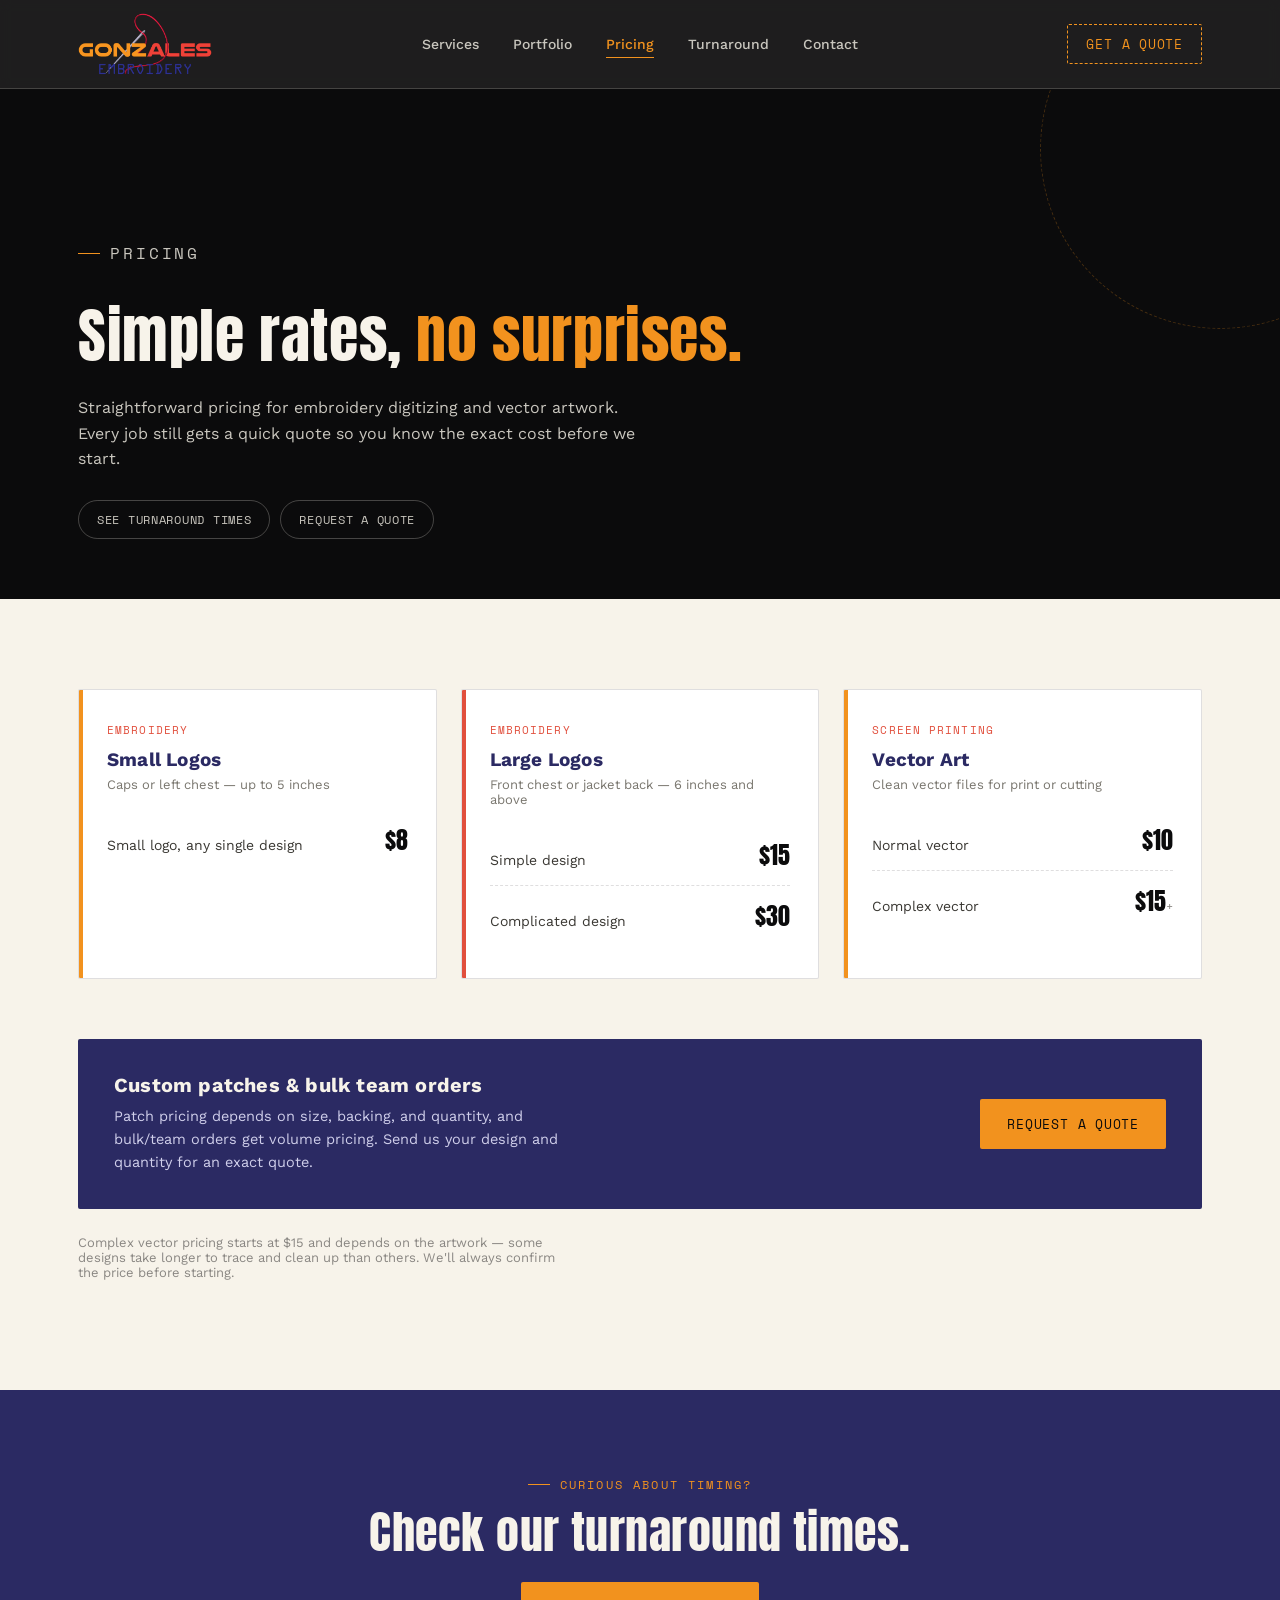
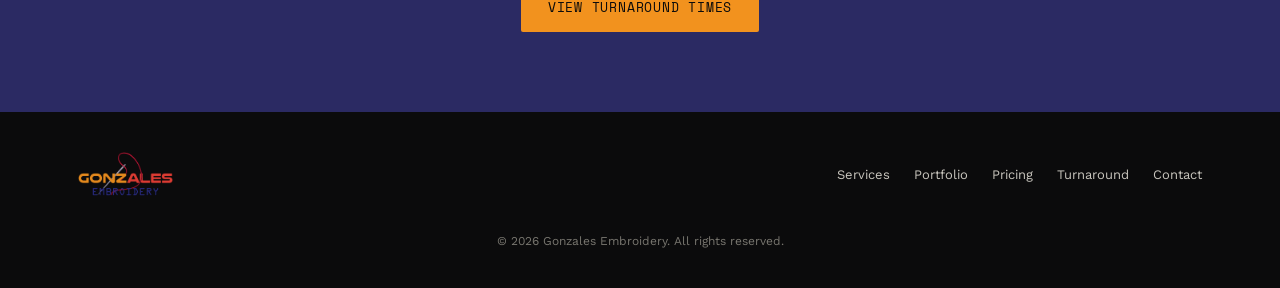
<file: pricing.html>
<!DOCTYPE html>
<html lang="en">
<head>
<meta charset="UTF-8">
<meta name="viewport" content="width=device-width, initial-scale=1.0">
<title>Pricing — Gonzales Embroidery</title>
<meta name="description" content="Gonzales Embroidery pricing: embroidery, digitizing, and vector art rates for caps, apparel, and jackets.">
<link rel="icon" type="image/png" href="assets/img/favicon-256.png">
<link rel="preconnect" href="https://fonts.googleapis.com">
<link rel="preconnect" href="https://fonts.gstatic.com" crossorigin>
<link href="https://fonts.googleapis.com/css2?family=Anton&family=Space+Mono:wght@400;700&family=Work+Sans:wght@400;500;600;700&display=swap" rel="stylesheet">
<link rel="stylesheet" href="assets/css/style.css">
</head>
<body>

<!-- ============ HEADER ============ -->
<header class="site-header" id="top">
  <div class="wrap header-inner">
    <a href="index.html" class="brand">
      <img src="assets/img/logo-transparent.png" alt="Gonzales Embroidery" class="brand-logo">
    </a>

    <nav class="main-nav" id="mainNav">
      <a href="index.html#services">Services</a>
      <a href="portfolio.html">Portfolio</a>
      <a href="pricing.html" aria-current="page">Pricing</a>
      <a href="turnaround.html">Turnaround</a>
      <a href="index.html#contact">Contact</a>
    </nav>

    <a class="btn btn-tag header-cta" href="index.html#contact">Get a Quote</a>

    <button class="nav-toggle" id="navToggle" aria-label="Toggle menu" aria-expanded="false">
      <span></span><span></span><span></span>
    </button>
  </div>
</header>

<!-- ============ PAGE HERO ============ -->
<section class="page-hero">
  <div class="wrap">
    <p class="eyebrow">Pricing</p>
    <h1>Simple rates, <span>no surprises.</span></h1>
    <p>Straightforward pricing for embroidery digitizing and vector artwork. Every job still gets
      a quick quote so you know the exact cost before we start.</p>
    <nav class="jump-nav">
      <a href="turnaround.html">See Turnaround Times</a>
      <a href="index.html#contact">Request a Quote</a>
    </nav>
  </div>
</section>

<!-- ============ PRICING ============ -->
<section class="pricing">
  <div class="wrap">

    <div class="pricing-grid">

      <div class="price-card">
        <p class="price-eyebrow">Embroidery</p>
        <h3>Small Logos</h3>
        <p class="price-note">Caps or left chest — up to 5 inches</p>
        <div class="price-row">
          <span class="price-label">Small logo, any single design</span>
          <span class="price-amount">$8</span>
        </div>
      </div>

      <div class="price-card accent">
        <p class="price-eyebrow">Embroidery</p>
        <h3>Large Logos</h3>
        <p class="price-note">Front chest or jacket back — 6 inches and above</p>
        <div class="price-row">
          <span class="price-label">Simple design</span>
          <span class="price-amount">$15</span>
        </div>
        <div class="price-row">
          <span class="price-label">Complicated design</span>
          <span class="price-amount">$30</span>
        </div>
      </div>

      <div class="price-card">
        <p class="price-eyebrow">Screen Printing</p>
        <h3>Vector Art</h3>
        <p class="price-note">Clean vector files for print or cutting</p>
        <div class="price-row">
          <span class="price-label">Normal vector</span>
          <span class="price-amount">$10</span>
        </div>
        <div class="price-row">
          <span class="price-label">Complex vector</span>
          <span class="price-amount">$15<small>+</small></span>
        </div>
      </div>

    </div>

    <div class="pricing-callout">
      <div>
        <h3>Custom patches &amp; bulk team orders</h3>
        <p>Patch pricing depends on size, backing, and quantity, and bulk/team orders get volume pricing.
          Send us your design and quantity for an exact quote.</p>
      </div>
      <a href="index.html#contact" class="btn btn-solid">Request a Quote</a>
    </div>

    <p style="margin-top:26px; font-size:13px; color:#8a8783; max-width:60ch;">
      Complex vector pricing starts at $15 and depends on the artwork — some designs take longer to trace
      and clean up than others. We'll always confirm the price before starting.
    </p>

  </div>
</section>

<!-- ============ CTA STRIP ============ -->
<section class="contact" id="contact-cta" style="padding:80px 0;">
  <div class="wrap" style="text-align:center;">
    <p class="eyebrow">Curious About Timing?</p>
    <h2 class="section-title section-title-light" style="max-width:none; margin-bottom:26px;">Check our turnaround times.</h2>
    <a href="turnaround.html" class="btn btn-solid">View Turnaround Times</a>
  </div>
</section>

<!-- ============ FOOTER ============ -->
<footer class="site-footer">
  <div class="wrap footer-inner">
    <a href="index.html" class="brand brand-footer">
      <img src="assets/img/logo-transparent.png" alt="Gonzales Embroidery" class="brand-logo">
    </a>
    <nav class="footer-nav">
      <a href="index.html#services">Services</a>
      <a href="portfolio.html">Portfolio</a>
      <a href="pricing.html">Pricing</a>
      <a href="turnaround.html">Turnaround</a>
      <a href="index.html#contact">Contact</a>
    </nav>
    <p class="footer-copy">&copy; <span id="year"></span> Gonzales Embroidery. All rights reserved.</p>
  </div>
</footer>

<script src="assets/js/script.js"></script>
</body>
</html>
</file>
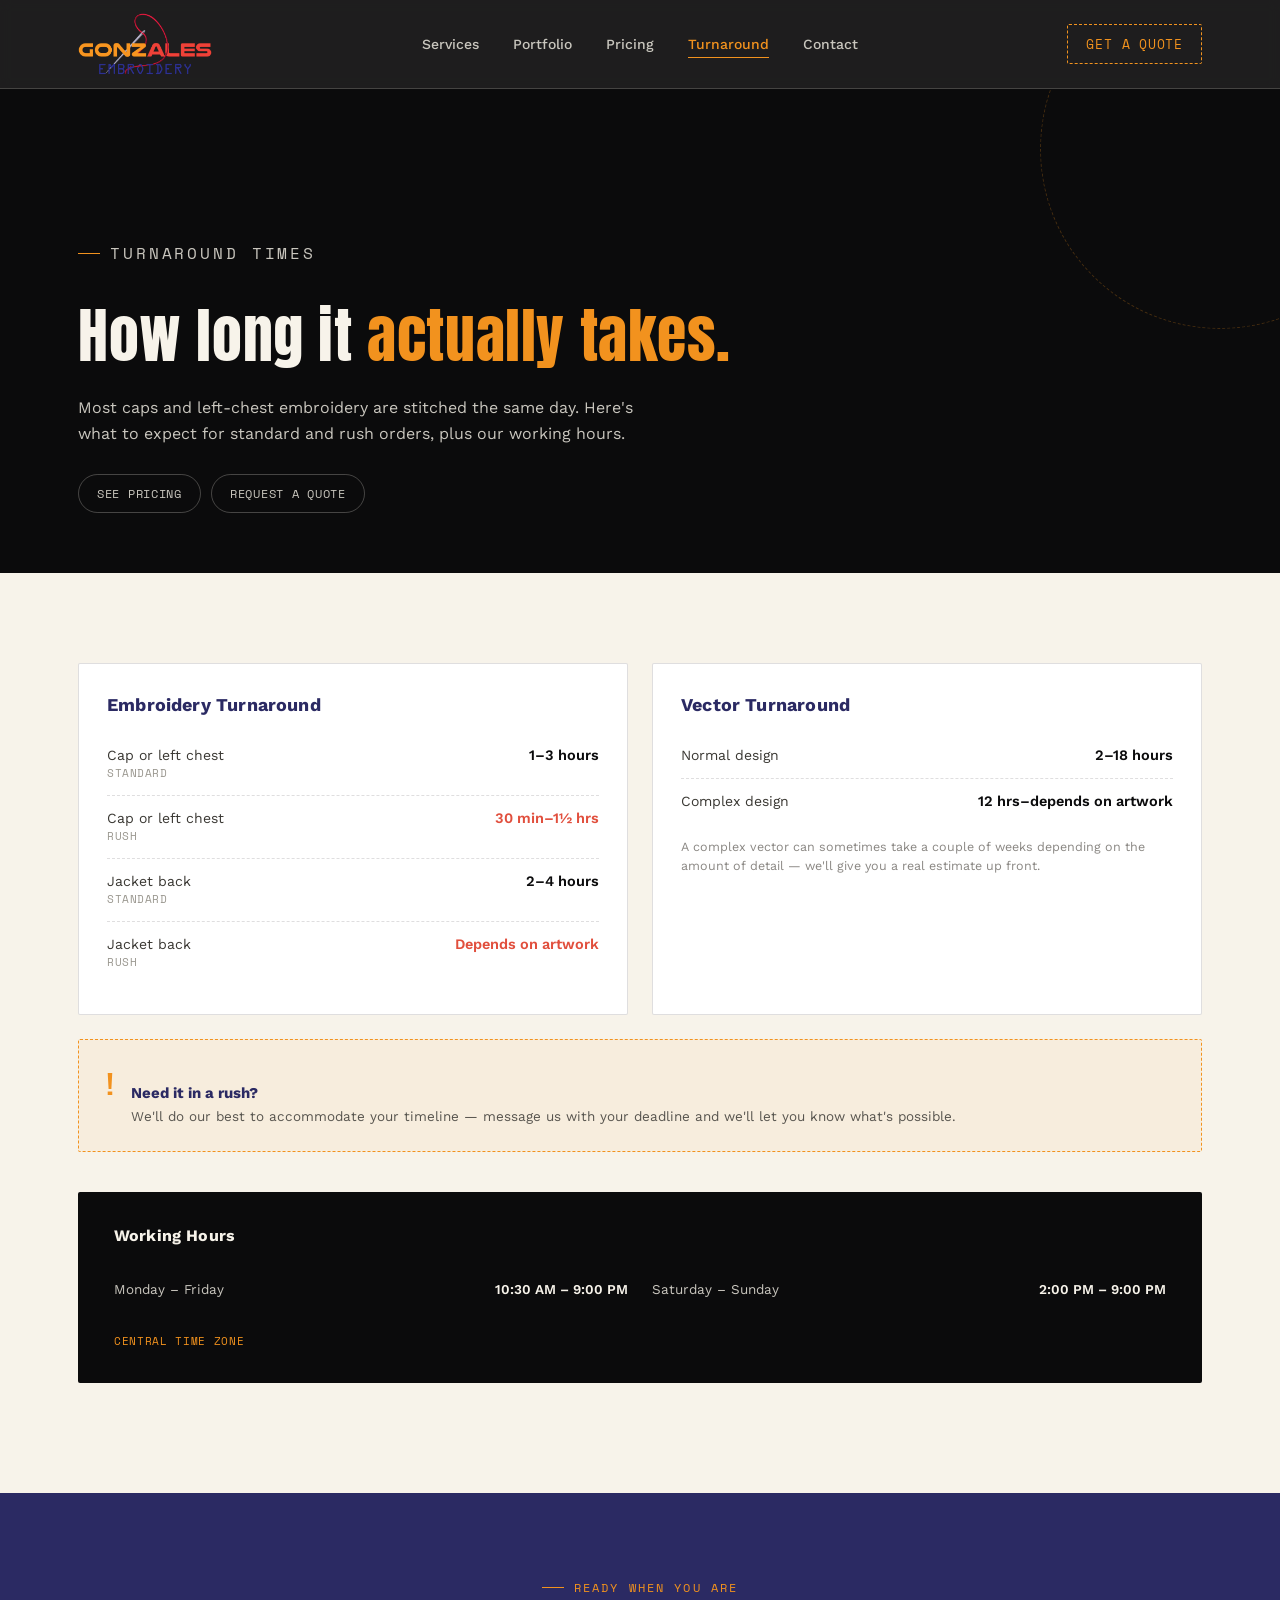
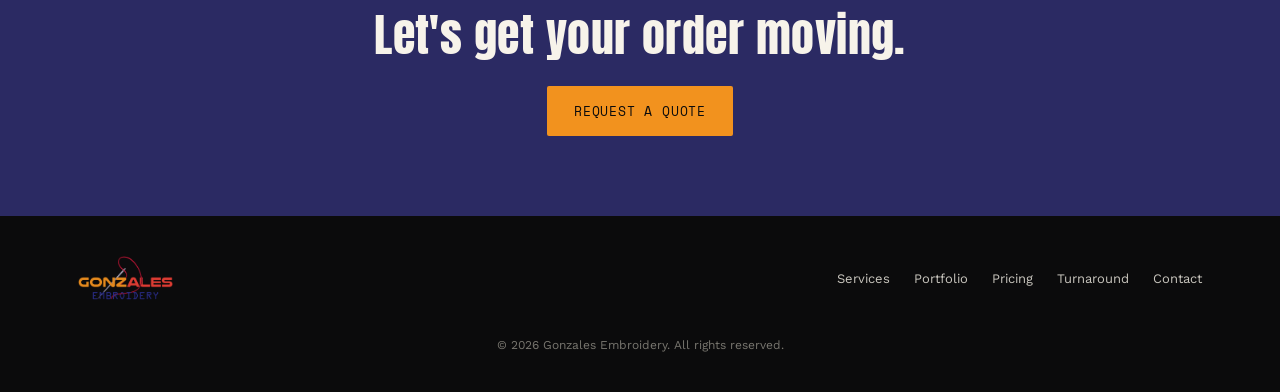
<file: turnaround.html>
<!DOCTYPE html>
<html lang="en">
<head>
<meta charset="UTF-8">
<meta name="viewport" content="width=device-width, initial-scale=1.0">
<title>Turnaround Times — Gonzales Embroidery</title>
<meta name="description" content="How long embroidery digitizing and vector artwork takes at Gonzales Embroidery, plus our working hours.">
<link rel="icon" type="image/png" href="assets/img/favicon-256.png">
<link rel="preconnect" href="https://fonts.googleapis.com">
<link rel="preconnect" href="https://fonts.gstatic.com" crossorigin>
<link href="https://fonts.googleapis.com/css2?family=Anton&family=Space+Mono:wght@400;700&family=Work+Sans:wght@400;500;600;700&display=swap" rel="stylesheet">
<link rel="stylesheet" href="assets/css/style.css">
</head>
<body>

<!-- ============ HEADER ============ -->
<header class="site-header" id="top">
  <div class="wrap header-inner">
    <a href="index.html" class="brand">
      <img src="assets/img/logo-transparent.png" alt="Gonzales Embroidery" class="brand-logo">
    </a>

    <nav class="main-nav" id="mainNav">
      <a href="index.html#services">Services</a>
      <a href="portfolio.html">Portfolio</a>
      <a href="pricing.html">Pricing</a>
      <a href="turnaround.html" aria-current="page">Turnaround</a>
      <a href="index.html#contact">Contact</a>
    </nav>

    <a class="btn btn-tag header-cta" href="index.html#contact">Get a Quote</a>

    <button class="nav-toggle" id="navToggle" aria-label="Toggle menu" aria-expanded="false">
      <span></span><span></span><span></span>
    </button>
  </div>
</header>

<!-- ============ PAGE HERO ============ -->
<section class="page-hero">
  <div class="wrap">
    <p class="eyebrow">Turnaround Times</p>
    <h1>How long it <span>actually takes.</span></h1>
    <p>Most caps and left-chest embroidery are stitched the same day. Here's what to expect for
      standard and rush orders, plus our working hours.</p>
    <nav class="jump-nav">
      <a href="pricing.html">See Pricing</a>
      <a href="index.html#contact">Request a Quote</a>
    </nav>
  </div>
</section>

<!-- ============ TURNAROUND ============ -->
<section class="turnaround">
  <div class="wrap">

    <div class="tt-grid">

      <div class="tt-card">
        <h3>Embroidery Turnaround</h3>
        <div class="tt-row">
          <span class="tt-name">Cap or left chest<small>Standard</small></span>
          <span class="tt-value">1&ndash;3 hours</span>
        </div>
        <div class="tt-row">
          <span class="tt-name">Cap or left chest<small>Rush</small></span>
          <span class="tt-value rush">30 min&ndash;1&frac12; hrs</span>
        </div>
        <div class="tt-row">
          <span class="tt-name">Jacket back<small>Standard</small></span>
          <span class="tt-value">2&ndash;4 hours</span>
        </div>
        <div class="tt-row">
          <span class="tt-name">Jacket back<small>Rush</small></span>
          <span class="tt-value rush">Depends on artwork</span>
        </div>
      </div>

      <div class="tt-card">
        <h3>Vector Turnaround</h3>
        <div class="tt-row">
          <span class="tt-name">Normal design</span>
          <span class="tt-value">2&ndash;18 hours</span>
        </div>
        <div class="tt-row">
          <span class="tt-name">Complex design</span>
          <span class="tt-value">12 hrs&ndash;depends on artwork</span>
        </div>
        <p style="font-size:12.5px; color:#8a8783; margin-top:14px; line-height:1.5;">
          A complex vector can sometimes take a couple of weeks depending on the amount of detail —
          we'll give you a real estimate up front.
        </p>
      </div>

    </div>

    <div class="rush-callout">
      <span class="icon">!</span>
      <div>
        <h4>Need it in a rush?</h4>
        <p>We'll do our best to accommodate your timeline — message us with your deadline and we'll let you know what's possible.</p>
      </div>
    </div>

    <div class="hours-card">
      <h3>Working Hours</h3>
      <div>
        <div class="hours-row">
          <span class="hours-day">Monday &ndash; Friday</span>
          <span class="hours-time">10:30 AM &ndash; 9:00 PM</span>
        </div>
      </div>
      <div>
        <div class="hours-row">
          <span class="hours-day">Saturday &ndash; Sunday</span>
          <span class="hours-time">2:00 PM &ndash; 9:00 PM</span>
        </div>
      </div>
      <span class="hours-zone">Central Time Zone</span>
    </div>

  </div>
</section>

<!-- ============ CTA STRIP ============ -->
<section class="contact" id="contact-cta" style="padding:80px 0;">
  <div class="wrap" style="text-align:center;">
    <p class="eyebrow">Ready When You Are</p>
    <h2 class="section-title section-title-light" style="max-width:none; margin-bottom:26px;">Let's get your order moving.</h2>
    <a href="index.html#contact" class="btn btn-solid">Request a Quote</a>
  </div>
</section>

<!-- ============ FOOTER ============ -->
<footer class="site-footer">
  <div class="wrap footer-inner">
    <a href="index.html" class="brand brand-footer">
      <img src="assets/img/logo-transparent.png" alt="Gonzales Embroidery" class="brand-logo">
    </a>
    <nav class="footer-nav">
      <a href="index.html#services">Services</a>
      <a href="portfolio.html">Portfolio</a>
      <a href="pricing.html">Pricing</a>
      <a href="turnaround.html">Turnaround</a>
      <a href="index.html#contact">Contact</a>
    </nav>
    <p class="footer-copy">&copy; <span id="year"></span> Gonzales Embroidery. All rights reserved.</p>
  </div>
</footer>

<script src="assets/js/script.js"></script>
</body>
</html>
</file>
<file: assets/css/style.css>
/* =========================================================
   Gonzales Embroidery — Design Tokens
   Ink:      #0B0B0C   (near-black, hero/work/footer)
   Canvas:   #F7F3EA   (warm thread-spool cream)
   Orange:   #F2921E   (thread orange — primary accent)
   Red:      #E14F3D   (thread red — secondary accent)
   Navy:     #2B2A63   (deep thread navy — headings on cream)
   Charcoal: #1C1B1F   (body text on cream)
   Mist:     #C9C6BE   (muted text on ink)
   ========================================================= */

:root{
  --ink:#0B0B0C;
  --canvas:#F7F3EA;
  --orange:#F2921E;
  --red:#E14F3D;
  --navy:#2B2A63;
  --charcoal:#1C1B1F;
  --mist:#C9C6BE;
  --hairline: rgba(28,27,31,0.14);
  --hairline-dark: rgba(247,243,234,0.18);
  --radius: 2px;

  --display: "Anton", "Arial Narrow", sans-serif;
  --body: "Work Sans", -apple-system, BlinkMacSystemFont, sans-serif;
  --mono: "Space Mono", monospace;
}

*,*::before,*::after{ box-sizing:border-box; }
html{ scroll-behavior:smooth; }
body{
  margin:0;
  font-family:var(--body);
  color:var(--charcoal);
  background:var(--canvas);
  -webkit-font-smoothing:antialiased;
}
img{ max-width:100%; display:block; }
a{ color:inherit; text-decoration:none; }
h1,h2,h3{ font-family:var(--display); font-weight:400; margin:0; letter-spacing:0.01em; }
p{ margin:0; }
.wrap{ max-width:1180px; margin:0 auto; padding:0 28px; }

@media (prefers-reduced-motion: reduce){
  html{ scroll-behavior:auto; }
  *{ animation-duration:0.001ms !important; transition-duration:0.001ms !important; }
}

/* ---------- shared bits ---------- */
.eyebrow{
  font-family:var(--mono);
  font-size:12px;
  letter-spacing:0.18em;
  text-transform:uppercase;
  color:var(--orange);
  margin:0 0 14px;
  position:relative;
  display:inline-flex;
  align-items:center;
  gap:10px;
}
.eyebrow::before{
  content:"";
  width:22px; height:1px;
  background:var(--orange);
  display:inline-block;
}
.eyebrow-dark{ color:var(--red); }

.section-title{
  font-size:clamp(30px, 4.4vw, 46px);
  line-height:1.08;
  color:var(--navy);
  margin-bottom:44px;
  max-width:16ch;
}
.section-title-light{ color:var(--canvas); }

.btn{
  display:inline-flex;
  align-items:center;
  justify-content:center;
  padding:14px 26px;
  font-family:var(--mono);
  font-size:13px;
  letter-spacing:0.06em;
  text-transform:uppercase;
  border-radius:var(--radius);
  border:1px solid transparent;
  cursor:pointer;
  transition:transform .18s ease, background .18s ease, color .18s ease, border-color .18s ease;
}
.btn:hover{ transform:translateY(-2px); }
.btn-solid{ background:var(--orange); color:var(--ink); }
.btn-solid:hover{ background:var(--red); color:var(--canvas); }
.btn-outline{ border-color:currentColor; color:inherit; background:transparent; }
.btn-outline:hover{ background:var(--canvas); color:var(--ink); }
.btn-tag{
  border:1px dashed var(--orange);
  color:var(--orange);
  background:transparent;
  padding:9px 18px;
}
.btn-tag:hover{ background:var(--orange); color:var(--ink); }

/* ---------- header ---------- */
.site-header{
  position:sticky; top:0; z-index:50;
  background:rgba(11,11,12,0.92);
  backdrop-filter:blur(6px);
  border-bottom:1px solid var(--hairline-dark);
  transition:box-shadow .25s ease, background .25s ease;
}
.site-header.scrolled{ background:rgba(11,11,12,0.98); box-shadow:0 8px 24px rgba(0,0,0,0.28); }
.header-inner{
  display:flex; align-items:center; justify-content:space-between;
  height:88px; gap:20px;
}
.brand{ display:flex; align-items:center; gap:10px; color:var(--canvas); }
.brand-logo{ height:62px; width:auto; display:block; }
@media (max-width:760px){ .brand-logo{ height:46px; } }
.brand-mark{
  width:34px; height:34px; border-radius:50%;
  background:var(--orange); color:var(--ink);
  font-family:var(--display); font-size:19px;
  display:flex; align-items:center; justify-content:center;
  flex:none;
}
.brand-name{ font-family:var(--display); font-size:16px; letter-spacing:0.03em; }
.brand-name em{ font-style:normal; color:var(--orange); display:block; font-size:10px; letter-spacing:0.28em; font-family:var(--mono); margin-top:2px; }

.main-nav{ display:flex; gap:34px; }
.main-nav a{
  color:var(--mist); font-size:14px; font-weight:500;
  position:relative; padding:4px 0;
}
.main-nav a:hover{ color:var(--canvas); }
.main-nav a::after{
  content:""; position:absolute; left:0; right:100%; bottom:-2px; height:1px;
  background:var(--orange); transition:right .2s ease;
}
.main-nav a:hover::after{ right:0; }
.main-nav a[aria-current="page"]{ color:var(--orange); }
.main-nav a[aria-current="page"]::after{ right:0; }

.header-cta{ white-space:nowrap; }

.nav-toggle{
  display:none; flex-direction:column; gap:5px;
  background:none; border:none; cursor:pointer; padding:6px;
}
.nav-toggle span{ width:22px; height:2px; background:var(--canvas); display:block; }

/* ---------- hero ---------- */
.hero{
  background:var(--ink); color:var(--canvas);
  position:relative;
  padding:96px 0 0;
  overflow:hidden;
}
.hero-inner{ text-align:left; max-width:760px; padding-bottom:70px; }
.hero-title{
  font-size:clamp(44px, 8vw, 84px);
  line-height:0.98;
  color:var(--canvas);
  margin:10px 0 26px;
}
.hero-title span{ color:var(--orange); }
.hero-sub{
  font-size:17px; line-height:1.6; color:var(--mist);
  max-width:52ch; margin-bottom:36px;
}
.hero-actions{ display:flex; gap:16px; flex-wrap:wrap; }

.stitch-divider{ line-height:0; }
.stitch-divider svg{ width:100%; height:40px; display:block; }
.stitch-divider path{
  fill:none;
  stroke:var(--orange);
  stroke-width:2;
  stroke-linecap:round;
  stroke-dasharray:10 10;
  stroke-dashoffset:1000;
  animation:stitchIn 2.4s ease forwards 0.3s;
}
@keyframes stitchIn{ to{ stroke-dashoffset:0; } }

/* ---------- services ---------- */
.services{ background:var(--canvas); padding:100px 0; }
.card-grid{
  display:grid;
  grid-template-columns:repeat(3, 1fr);
  gap:2px;
  background:var(--hairline);
  border:1px solid var(--hairline);
}
.patch-card{
  background:var(--canvas);
  padding:34px 30px;
  position:relative;
}
.patch-num{
  font-family:var(--mono); font-size:12px; color:var(--red);
  letter-spacing:0.1em;
}
.patch-card h3{
  font-family:var(--body); font-weight:700; font-size:19px;
  color:var(--navy); margin:14px 0 10px;
}
.patch-card p{ font-size:14.5px; line-height:1.6; color:#57544e; }

/* ---------- work / gallery ---------- */
.work{ background:var(--ink); color:var(--canvas); padding:100px 0; }
.filters{ display:flex; gap:10px; flex-wrap:wrap; margin-bottom:40px; }
.filter-btn{
  font-family:var(--mono); font-size:12px; letter-spacing:0.06em; text-transform:uppercase;
  background:transparent; border:1px solid var(--hairline-dark); color:var(--mist);
  padding:9px 16px; border-radius:var(--radius); cursor:pointer;
  transition:all .18s ease;
}
.filter-btn:hover{ border-color:var(--orange); color:var(--canvas); }
.filter-btn.active{ background:var(--orange); border-color:var(--orange); color:var(--ink); }

.gallery{
  display:grid;
  grid-template-columns:repeat(4, 1fr);
  gap:14px;
}
.g-item{
  margin:0; position:relative; overflow:hidden;
  border-radius:var(--radius);
  aspect-ratio:4/5;
  cursor:pointer;
  outline:1px solid transparent;
}
.g-item img{
  width:100%; height:100%; object-fit:cover;
  transition:transform .5s ease, filter .3s ease;
}
.g-item::after{
  content:"";
  position:absolute; inset:6px;
  border:1px dashed transparent;
  transition:border-color .25s ease;
  pointer-events:none;
}
.g-item:hover::after{ border-color:var(--orange); }
.g-item:hover img{ transform:scale(1.06); }
.g-item figcaption{
  position:absolute; left:0; right:0; bottom:0;
  padding:14px 12px 10px;
  font-size:12.5px; line-height:1.4;
  background:linear-gradient(to top, rgba(0,0,0,0.85), rgba(0,0,0,0));
  color:var(--canvas);
  opacity:0; transform:translateY(6px);
  transition:opacity .25s ease, transform .25s ease;
}
.g-item:hover figcaption{ opacity:1; transform:translateY(0); }
.g-item.hidden{ display:none; }
.work-cta{ text-align:center; margin-top:48px; }

/* ---------- process ---------- */
.process{ background:var(--canvas); padding:100px 0; }
.steps{
  display:grid; grid-template-columns:repeat(4, 1fr); gap:26px;
  margin-bottom:56px;
  position:relative;
}
.step{ position:relative; padding-top:14px; border-top:2px dashed var(--hairline); }
.step-num{ font-family:var(--mono); color:var(--red); font-size:13px; }
.step h3{ font-family:var(--body); font-weight:700; font-size:18px; color:var(--navy); margin:10px 0 8px; }
.step p{ font-size:14px; line-height:1.6; color:#57544e; }
.process-photos{ display:grid; grid-template-columns:1fr 1fr; gap:16px; }
.process-photos img{ width:100%; height:340px; object-fit:cover; border-radius:var(--radius); }

/* ---------- contact ---------- */
.contact{ background:var(--navy); color:var(--canvas); padding:110px 0; }
.contact-inner{ max-width:720px; }
.contact .section-title{ margin-bottom:20px; }
.contact-sub{ font-size:16px; line-height:1.6; color:#cfceea; max-width:50ch; margin-bottom:46px; }

.contact-grid{
  display:grid; grid-template-columns:repeat(3,1fr); gap:2px;
  background:rgba(247,243,234,0.18); margin-bottom:56px;
}
.contact-card{
  background:var(--navy); padding:22px 20px; display:flex; flex-direction:column; gap:8px;
  transition:background .2s ease;
}
.contact-card:hover{ background:#34327a; }
.contact-label{ font-family:var(--mono); font-size:11px; letter-spacing:0.1em; text-transform:uppercase; color:var(--orange); }
.contact-value{ font-size:15px; font-weight:600; word-break:break-word; }

.quote-form{ display:flex; flex-direction:column; gap:14px; max-width:560px; }
.form-row{ display:flex; gap:14px; flex-wrap:wrap; }
.form-row input{ flex:1 1 200px; }
.quote-form input, .quote-form textarea{
  background:transparent; border:1px solid rgba(247,243,234,0.3);
  color:var(--canvas); padding:13px 14px; font-family:var(--body); font-size:14px;
  border-radius:var(--radius); resize:vertical;
}
.quote-form input::placeholder, .quote-form textarea::placeholder{ color:#a5a3cc; }
.quote-form input:focus, .quote-form textarea:focus{ outline:2px solid var(--orange); border-color:transparent; }
.quote-form .btn{ align-self:flex-start; }

/* ---------- footer ---------- */
.site-footer{ background:var(--ink); color:var(--mist); padding:40px 0; }
.footer-inner{ display:flex; align-items:center; justify-content:space-between; flex-wrap:wrap; gap:20px; }
.brand-footer{ opacity:0.92; }
.brand-footer .brand-logo{ height:44px; }
.footer-nav{ display:flex; gap:24px; }
.footer-nav a{ font-size:13px; color:var(--mist); }
.footer-nav a:hover{ color:var(--orange); }
.footer-copy{ font-size:12px; color:#78766f; width:100%; text-align:center; margin-top:18px; }

/* ---------- lightbox ---------- */
.lightbox{
  position:fixed; inset:0; background:rgba(6,6,7,0.94);
  display:none; align-items:center; justify-content:center; flex-direction:column;
  z-index:100; padding:40px;
}
.lightbox.open{ display:flex; }
.lightbox img{ max-width:min(90vw, 900px); max-height:78vh; object-fit:contain; border-radius:var(--radius); }
.lightbox p{ color:var(--mist); margin-top:16px; font-size:14px; text-align:center; }
.lightbox-close{
  position:absolute; top:24px; right:32px;
  background:none; border:1px solid var(--hairline-dark); color:var(--canvas);
  font-size:22px; line-height:1; width:42px; height:42px; border-radius:50%;
  cursor:pointer;
}
.lightbox-close:hover{ border-color:var(--orange); color:var(--orange); }

/* ---------- reveal on scroll ---------- */
.reveal{ opacity:0; transform:translateY(24px); transition:opacity .6s ease, transform .6s ease; }
.reveal.in{ opacity:1; transform:translateY(0); }

/* ---------- responsive ---------- */
@media (max-width:900px){
  .card-grid{ grid-template-columns:repeat(2,1fr); }
  .gallery{ grid-template-columns:repeat(3,1fr); }
  .steps{ grid-template-columns:repeat(2,1fr); }
  .process-photos{ grid-template-columns:1fr; }
  .contact-grid{ grid-template-columns:1fr; }
}
@media (max-width:760px){
  .main-nav{
    position:fixed; top:88px; left:0; right:0; bottom:0;
    background:var(--ink); flex-direction:column; padding:30px 28px; gap:0;
    transform:translateX(100%); transition:transform .3s ease;
  }
  .main-nav.open{ transform:translateX(0); }
  .main-nav a{ padding:16px 0; border-bottom:1px solid var(--hairline-dark); font-size:16px; }
  .header-cta{ display:none; }
  .nav-toggle{ display:flex; }
  .gallery{ grid-template-columns:repeat(2,1fr); }
}
@media (max-width:560px){
  .card-grid{ grid-template-columns:1fr; }
  .gallery{ grid-template-columns:repeat(2,1fr); gap:8px; }
  .steps{ grid-template-columns:1fr; }
  .hero{ padding-top:88px; }
}

/* =========================================================
   Page hero (subpages: Portfolio / Pricing / Turnaround)
   ========================================================= */
.page-hero{
  background:var(--ink); color:var(--canvas);
  padding:150px 0 60px;
  position:relative;
  overflow:hidden;
}
.page-hero .wrap{ position:relative; z-index:1; }
.page-hero h1{
  font-size:clamp(38px, 6vw, 60px);
  color:var(--canvas);
  margin:10px 0 14px;
}
.page-hero h1 span{ color:var(--orange); }
.page-hero p{ color:var(--mist); font-size:16px; max-width:56ch; line-height:1.6; }
.page-hero::after{
  content:"";
  position:absolute; right:-120px; top:-120px;
  width:360px; height:360px;
  border:1px dashed rgba(242,146,30,0.25);
  border-radius:50%;
  animation:spin 60s linear infinite;
}
@keyframes spin{ to{ transform:rotate(360deg); } }

/* jump nav pills used on Portfolio page */
.jump-nav{
  display:flex; gap:10px; flex-wrap:wrap; margin-top:28px;
}
.jump-nav a{
  font-family:var(--mono); font-size:12px; letter-spacing:0.06em; text-transform:uppercase;
  border:1px solid rgba(247,243,234,0.25); color:var(--mist);
  padding:10px 18px; border-radius:999px;
  transition:all .2s ease;
}
.jump-nav a:hover{ border-color:var(--orange); color:var(--canvas); background:rgba(242,146,30,0.08); }

/* ---------- portfolio category sections ---------- */
.category-section{ padding:80px 0; border-bottom:1px solid var(--hairline); }
.category-section:last-of-type{ border-bottom:none; }
.category-section.on-ink{ background:var(--ink); border-bottom-color:var(--hairline-dark); }
.category-heading{ display:flex; align-items:baseline; justify-content:space-between; flex-wrap:wrap; gap:14px; margin-bottom:36px; }
.category-heading h2{ margin:0; }
.category-count{ font-family:var(--mono); font-size:12px; color:var(--red); letter-spacing:0.08em; text-transform:uppercase; }

/* ---------- video cards (patch process) ---------- */
.video-grid{
  display:grid; grid-template-columns:repeat(3, 1fr); gap:20px; margin-top:44px;
}
.video-card{
  background:#111114; border:1px solid var(--hairline-dark); border-radius:var(--radius);
  overflow:hidden;
}
.video-card video{ width:100%; display:block; aspect-ratio:9/16; object-fit:cover; background:#000; }
.video-card-label{
  padding:12px 14px; font-family:var(--mono); font-size:11.5px; letter-spacing:0.06em;
  text-transform:uppercase; color:var(--mist);
}

/* ---------- pricing page ---------- */
.pricing{ background:var(--canvas); padding:90px 0 110px; }
.pricing-grid{
  display:grid; grid-template-columns:repeat(3, 1fr); gap:24px; margin-bottom:60px;
}
.price-card{
  background:#fff; border:1px solid var(--hairline);
  padding:32px 28px; border-radius:var(--radius);
  position:relative; overflow:hidden;
  transition:transform .25s ease, box-shadow .25s ease;
}
.price-card:hover{ transform:translateY(-6px); box-shadow:0 18px 40px rgba(20,20,30,0.09); }
.price-card::before{
  content:""; position:absolute; left:0; top:0; bottom:0; width:4px; background:var(--orange);
}
.price-card.accent::before{ background:var(--red); }
.price-eyebrow{ font-family:var(--mono); font-size:11px; letter-spacing:0.1em; text-transform:uppercase; color:var(--red); }
.price-card h3{ font-family:var(--body); font-weight:700; font-size:19px; color:var(--navy); margin:10px 0 6px; }
.price-note{ font-size:13px; color:#79766e; margin-bottom:18px; }
.price-row{
  display:flex; align-items:baseline; justify-content:space-between;
  padding:12px 0; border-top:1px dashed var(--hairline);
}
.price-row:first-of-type{ border-top:none; }
.price-label{ font-size:14px; color:#3a3833; }
.price-amount{ font-family:var(--display); font-size:24px; color:var(--ink); }
.price-amount small{ font-family:var(--mono); font-size:12px; color:#8a8783; }

.pricing-callout{
  background:var(--navy); color:var(--canvas);
  border-radius:var(--radius); padding:34px 36px;
  display:flex; align-items:center; justify-content:space-between; gap:24px; flex-wrap:wrap;
}
.pricing-callout p{ max-width:52ch; color:#cfceea; font-size:14.5px; line-height:1.6; }
.pricing-callout h3{ font-family:var(--body); font-weight:700; font-size:20px; margin-bottom:8px; }

/* ---------- turnaround page ---------- */
.turnaround{ background:var(--canvas); padding:90px 0 110px; }
.tt-grid{ display:grid; grid-template-columns:1fr 1fr; gap:24px; margin-bottom:24px; }
.tt-card{
  background:#fff; border:1px solid var(--hairline); border-radius:var(--radius);
  padding:30px 28px;
}
.tt-card h3{ font-family:var(--body); font-weight:700; font-size:18px; color:var(--navy); margin-bottom:18px; display:flex; align-items:center; gap:10px; }
.tt-row{
  display:flex; justify-content:space-between; align-items:baseline;
  padding:14px 0; border-top:1px dashed var(--hairline);
}
.tt-row:first-of-type{ border-top:none; }
.tt-name{ font-size:14px; color:#3a3833; }
.tt-name small{ display:block; font-family:var(--mono); font-size:11px; color:#9a978f; margin-top:2px; text-transform:uppercase; letter-spacing:.05em;}
.tt-value{ font-size:14.5px; font-weight:600; color:var(--ink); text-align:right; }
.tt-value.rush{ color:var(--red); }

.rush-callout{
  margin-top:24px;
  border:1px dashed var(--orange); border-radius:var(--radius);
  padding:24px 28px; background:rgba(242,146,30,0.06);
  display:flex; gap:18px; align-items:flex-start;
}
.rush-callout .icon{ font-family:var(--display); font-size:26px; color:var(--orange); flex:none; }
.rush-callout h4{ font-family:var(--body); font-weight:700; font-size:15px; color:var(--navy); margin-bottom:4px; }
.rush-callout p{ font-size:13.5px; color:#57544e; line-height:1.55; }

.hours-card{
  margin-top:40px;
  background:var(--ink); color:var(--canvas);
  border-radius:var(--radius); padding:34px 36px;
  display:grid; grid-template-columns:1fr 1fr; gap:24px;
}
.hours-card h3{ font-family:var(--body); font-weight:700; font-size:16px; grid-column:1/-1; }
.hours-row{ display:flex; justify-content:space-between; border-top:1px solid var(--hairline-dark); padding:12px 0; }
.hours-row:first-of-type{ border-top:none; }
.hours-day{ color:var(--mist); font-size:13.5px; }
.hours-time{ font-weight:600; font-size:13.5px; }
.hours-zone{ grid-column:1/-1; font-family:var(--mono); font-size:11px; color:var(--orange); letter-spacing:.06em; text-transform:uppercase; }

/* ---------- form status ---------- */
.form-status{
  font-size:13.5px; padding:12px 14px; border-radius:var(--radius);
  display:none; margin-top:4px;
}
.form-status.show{ display:block; }
.form-status.ok{ background:rgba(60,180,100,0.15); color:#8be3ac; border:1px solid rgba(60,180,100,0.35); }
.form-status.err{ background:rgba(225,79,61,0.15); color:#ff9c8f; border:1px solid rgba(225,79,61,0.35); }
.hp-field{ position:absolute; left:-9999px; opacity:0; height:0; width:0; }

/* ---------- entrance animation for hero ---------- */
.hero-inner .eyebrow,
.hero-inner .hero-title,
.hero-inner .hero-sub,
.hero-inner .hero-actions{
  opacity:0; transform:translateY(16px);
  animation:heroIn .7s ease forwards;
}
.hero-inner .eyebrow{ animation-delay:.05s; }
.hero-inner .hero-title{ animation-delay:.15s; }
.hero-inner .hero-sub{ animation-delay:.3s; }
.hero-inner .hero-actions{ animation-delay:.42s; }
@keyframes heroIn{ to{ opacity:1; transform:translateY(0); } }

.page-hero h1, .page-hero p, .page-hero .jump-nav{
  opacity:0; transform:translateY(14px);
  animation:heroIn .7s ease forwards;
}
.page-hero p{ animation-delay:.12s; }
.page-hero .jump-nav{ animation-delay:.22s; }

/* subtle float for section accents */
@keyframes floaty{ 0%,100%{ transform:translateY(0);} 50%{ transform:translateY(-8px);} }
.eyebrow::before{ animation:none; }

@media (max-width:900px){
  .video-grid{ grid-template-columns:repeat(2,1fr); }
  .pricing-grid{ grid-template-columns:1fr; }
  .tt-grid{ grid-template-columns:1fr; }
  .hours-card{ grid-template-columns:1fr; }
}
@media (max-width:560px){
  .video-grid{ grid-template-columns:1fr; }
  .page-hero{ padding-top:130px; }
}
</file>
